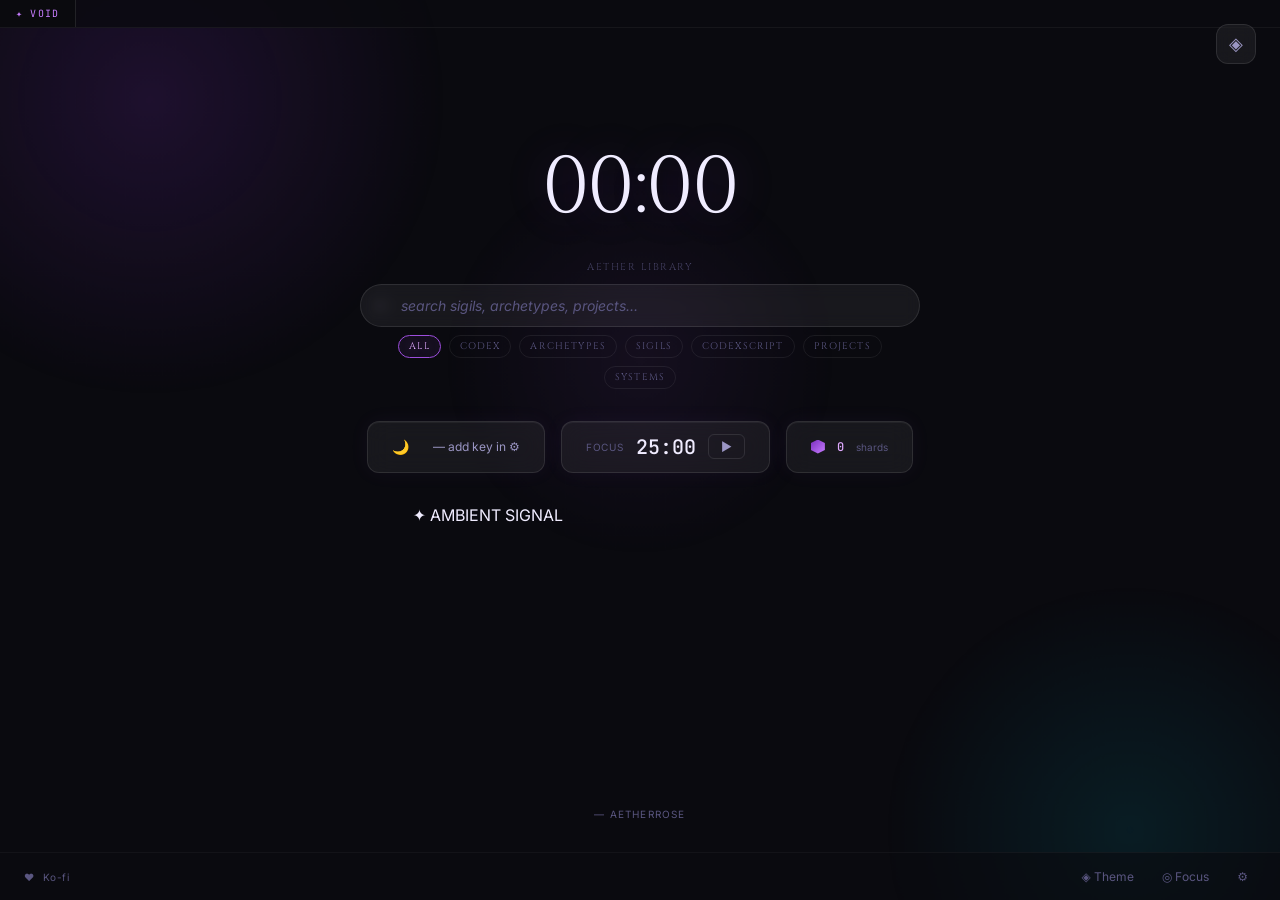
<file: newtab/index.html>
<!DOCTYPE html>
<html lang="en">
<head>
  <meta charset="UTF-8" />
  <meta name="viewport" content="width=device-width, initial-scale=1.0" />
  <title>AetherTab</title>
  <link rel="preconnect" href="https://fonts.googleapis.com">
  <link rel="preconnect" href="https://fonts.gstatic.com" crossorigin>
  <link href="https://fonts.googleapis.com/css2?family=Cinzel:wght@400;600&family=Inter:wght@400;500;600&family=JetBrains+Mono:wght@400;500&display=swap" rel="stylesheet">
  <link rel="stylesheet" href="design-system.css">
  <link rel="stylesheet" href="newtab.css">
  <link rel="stylesheet" href="animations.css">
  <link rel="stylesheet" href="library-search.css">
</head>
<body>

<div id="aethertab-root">

  <!-- Background -->
  <div id="bg-layer">
    <div class="void-orb void-orb-1"></div>
    <div class="void-orb void-orb-2"></div>
    <div class="void-orb void-orb-3"></div>
    <canvas id="particle-field"></canvas>
  </div>

  <!-- Ticker -->
  <div id="ticker-bar">
    <span class="ticker-label">✦ VOID</span>
    <div class="ticker-track">
      <div class="ticker-inner" id="ticker-inner"></div>
    </div>
  </div>

  <!-- Sidebar toggle -->
  <button id="sidebar-toggle" title="Open MIST Oracle">◈</button>

  <!-- Main content -->
  <main id="main-content">

    <!-- Clock -->
    <div id="clock-widget">
      <span id="clock-time">00:00</span>
      <span id="clock-date"></span>
    </div>

    <!-- Aether Library Search (replaces focus input) -->
    <div id="library-widget">
      <div id="library-label">Aether Library</div>
      <div id="library-input-wrap">
        <span id="library-search-icon">✦</span>
        <input
          id="library-input"
          type="text"
          placeholder="search sigils, archetypes, projects…"
          autocomplete="off"
          spellcheck="false"
        />
      </div>
      <div id="library-filters">
        <button class="lib-filter-btn active" data-filter="all">All</button>
        <button class="lib-filter-btn" data-filter="codex">Codex</button>
        <button class="lib-filter-btn" data-filter="archetype">Archetypes</button>
        <button class="lib-filter-btn" data-filter="sigil">Sigils</button>
        <button class="lib-filter-btn" data-filter="codexscript">CodexScript</button>
        <button class="lib-filter-btn" data-filter="project">Projects</button>
        <button class="lib-filter-btn" data-filter="system">Systems</button>
      </div>
      <!-- Results (absolutely positioned below input) -->
      <div id="library-results"></div>
      <div id="library-empty">
        <span id="library-empty-text">Nothing found in the void.</span>
      </div>
    </div>

    <!-- Widget row -->
    <div id="widget-row">
      <!-- Weather -->
      <div class="widget-card" id="weather-widget">
        <span id="weather-icon">🌙</span>
        <span id="weather-temp"></span>
        <span id="weather-cond">— add key in ⚙️</span>
      </div>
      <!-- Pomodoro -->
      <div class="widget-card" id="pomodoro-widget">
        <span id="pomodoro-mode">FOCUS</span>
        <span id="pomodoro-display">25:00</span>
        <button id="pomodoro-btn">▶</button>
      </div>
      <!-- Shards -->
      <div class="widget-card" id="shard-counter">
        <span class="shard-icon"></span>
        <span id="shard-count">0</span>
        <span style="font-size:var(--text-xs);color:var(--text-muted)">shards</span>
      </div>
    </div>

    <!-- Ambient Signal -->
    <div id="ambient-signal">
      <span class="ambient-label">✦ AMBIENT SIGNAL</span>
      <iframe
        style="border-radius:12px"
        src="https://open.spotify.com/embed/playlist/37i9dQZF1FwNNFFgOB4luk?utm_source=generator&theme=0"
        width="100%"
        height="152"
        frameBorder="0"
        allowfullscreen=""
        allow="autoplay; clipboard-write; encrypted-media; fullscreen; picture-in-picture"
        loading="lazy"
      ></iframe>
    </div>

  </main>

  <!-- AetherRose quote -->
  <div id="quote-area">
    <div id="quote-text"></div>
    <div id="quote-attr">— AetherRose</div>
  </div>

  <!-- Footer -->
  <footer id="footer-bar">
    <a id="kofi-cta" href="https://ko-fi.com/1Aether1Rose1" target="_blank" rel="noopener">
      <span>♥️</span> Ko-fi
    </a>
    <div id="footer-actions">
      <button class="footer-btn" id="theme-btn">◈ Theme</button>
      <button class="footer-btn" id="focus-toggle-btn">◎ Focus</button>
      <button class="footer-btn" id="settings-btn">⚙️</button>
    </div>
  </footer>

</div>

<!-- Toast -->
<div id="toast-container"></div>

<script type="module" src="newtab.js"></script>
<script type="module">
  import { initLibrarySearch } from './components/library-search.js';
  initLibrarySearch();
</script>

</body>
</html>
</file>
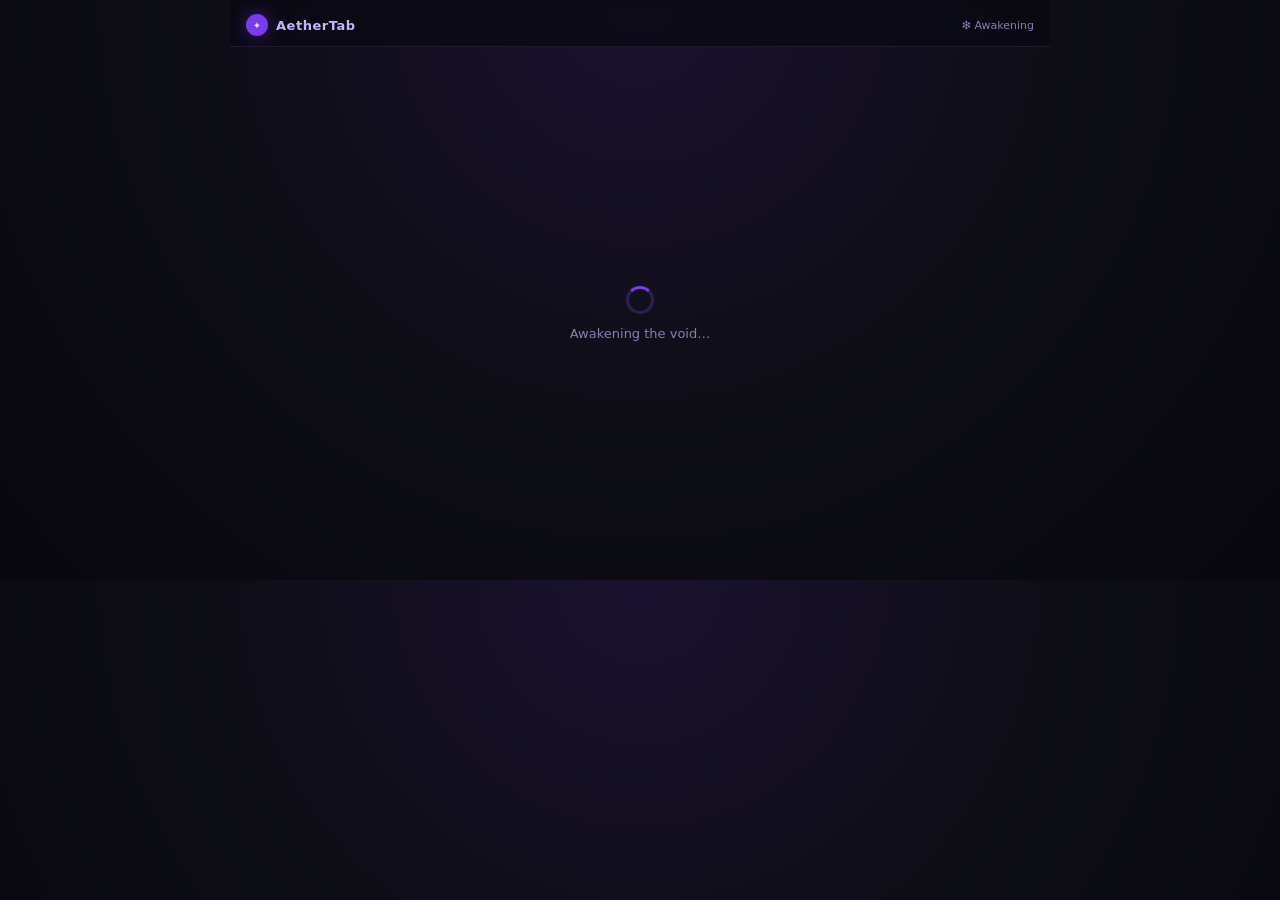
<file: panel.html>
<!DOCTYPE html>
<html lang="en">
<head>
  <meta charset="UTF-8" />
  <meta http-equiv="refresh" content="0; url=popup.html" />
  <meta name="viewport" content="width=device-width, initial-scale=1.0" />
  <title>AetherTab</title>
  <link rel="stylesheet" href="panel.css" />
</head>
<body>
  <main style="padding:20px;display:grid;gap:12px;">
    <h1>AetherTab moved</h1>
    <p>This legacy panel now redirects to the current AetherTab Home.</p>
    <a href="popup.html" style="color:#c4b5fd;">Open AetherTab Home</a>
  </main>
  <script>
    window.location.replace('popup.html');
  </script>
</body>
</html>
</file>
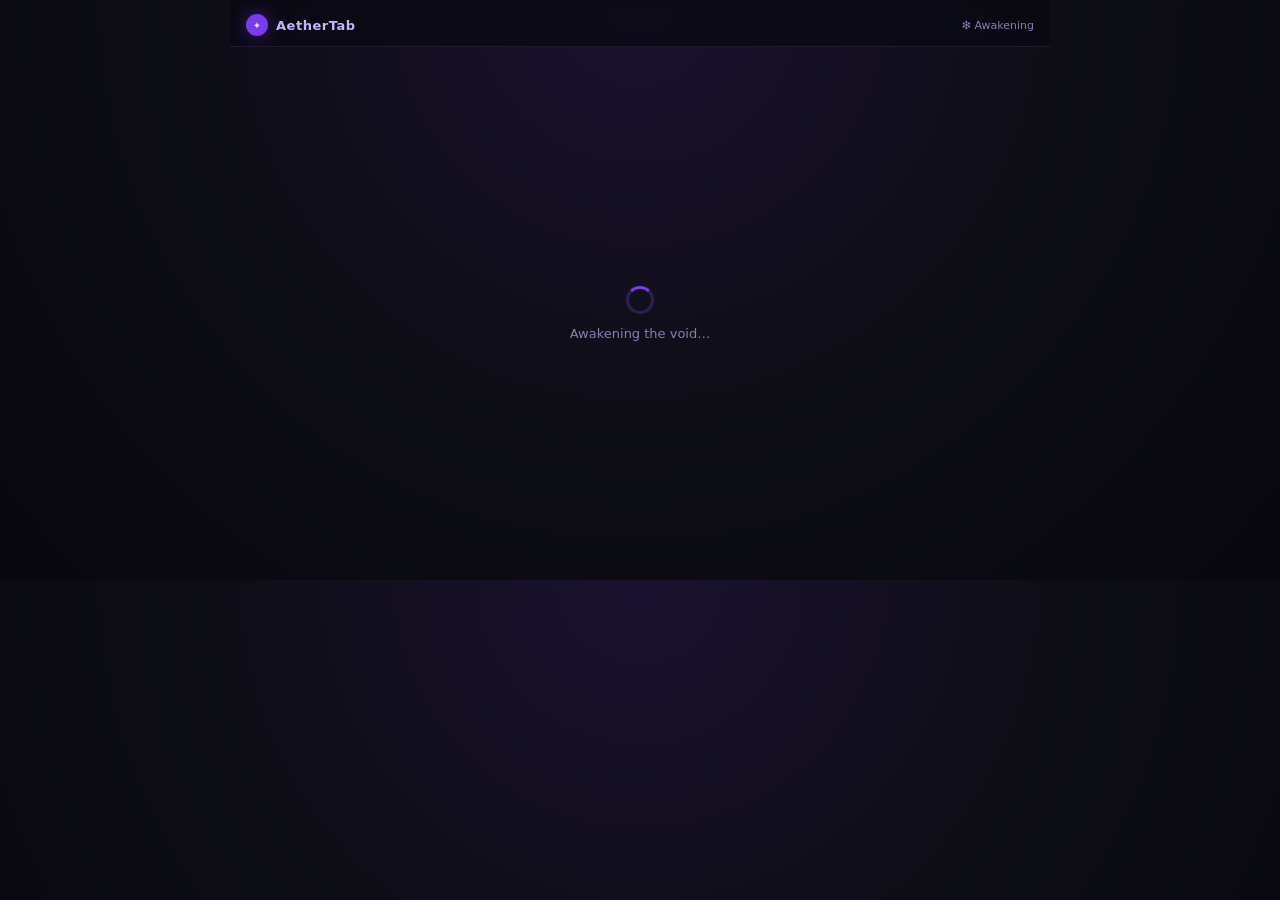
<file: popup.html>
<!DOCTYPE html>
<html lang="en">
<head>
  <meta charset="UTF-8" />
  <meta name="viewport" content="width=device-width, initial-scale=1.0" />
  <title>AetherTab</title>
  <style>
    * { box-sizing: border-box; margin: 0; padding: 0; }
    body {
      width: min(100vw, 820px);
      min-width: 360px;
      min-height: 580px;
      margin: 0 auto;
      background: radial-gradient(circle at top, #1b1230 0%, #0d0d14 52%, #07070d 100%);
      color: #e8e0f0;
      font-family: 'Segoe UI', system-ui, sans-serif;
      font-size: 14px;
      display: flex;
      flex-direction: column;
    }
    .header {
      display: flex; align-items: center; gap: 8px;
      padding: 14px 16px 10px;
      border-bottom: 1px solid #1e1a2e;
      background: rgba(10, 9, 18, 0.78);
      backdrop-filter: blur(10px);
    }
    .header-icon {
      width: 22px; height: 22px; background: #7c3aed; border-radius: 50%;
      display: flex; align-items: center; justify-content: center; font-size: 10px;
      box-shadow: 0 0 18px rgba(124, 58, 237, 0.45);
    }
    .header-title { font-size: 13px; font-weight: 700; color: #c4b5fd; letter-spacing: 0.04em; }
    .header-subtitle { font-size: 11px; color: #8b7bb0; margin-left: auto; }
    .panel { padding: 20px 18px; flex: 1; display: none; flex-direction: column; gap: 16px; }
    #screen-loading { display: flex; align-items: center; justify-content: center; gap: 12px; }
    .brand-area { text-align: center; padding: 18px 0 8px; }
    .brand-glyph { font-size: 46px; line-height: 1; margin-bottom: 8px; }
    .brand-name { font-size: 24px; font-weight: 800; color: #c4b5fd; letter-spacing: 0.04em; }
    .brand-tagline { font-size: 12px; color: #8b7bb0; margin-top: 5px; line-height: 1.5; }
    .card, .menu-card, .cartridge-card {
      background: rgba(12, 10, 22, 0.78);
      border: 1px solid #241d39;
      border-radius: 14px;
      padding: 14px;
      box-shadow: 0 12px 30px rgba(0, 0, 0, 0.22);
    }
    .menu-grid, .cartridge-grid { display: grid; grid-template-columns: repeat(auto-fit, minmax(190px, 1fr)); gap: 12px; }
    .menu-card, .cartridge-card { text-align: left; color: #e8e0f0; min-height: 128px; }
    .menu-card:hover, .cartridge-card:hover { border-color: #7c3aed; background: rgba(22, 17, 38, 0.9); }
    .menu-card-icon { font-size: 24px; margin-bottom: 8px; }
    .menu-card-title, .section-title { color: #c4b5fd; font-weight: 800; margin-bottom: 6px; }
    .menu-card-copy, .muted { color: #8b7bb0; font-size: 12px; line-height: 1.45; }
    .field { display: flex; flex-direction: column; gap: 6px; margin-bottom: 12px; }
    label { color: #c4b5fd; font-size: 12px; font-weight: 700; letter-spacing: 0.02em; }
    input, select, textarea {
      background: #12101e; border: 1px solid #2d1f4e; border-radius: 8px;
      color: #e8e0f0; font: inherit; outline: none; padding: 10px 12px;
    }
    textarea { resize: none; min-height: 38px; max-height: 120px; }
    input:focus, select:focus, textarea:focus { border-color: #7c3aed; }
    .help-text { color: #756992; font-size: 11px; line-height: 1.45; }
    .button-row { display: flex; gap: 8px; flex-wrap: wrap; }
    button { border: 0; border-radius: 8px; cursor: pointer; font: inherit; transition: transform 0.1s, background 0.15s, border-color 0.15s; }
    button:active { transform: scale(0.98); }
    button:disabled { cursor: not-allowed; opacity: 0.58; }
    .btn-primary { background: #7c3aed; color: white; padding: 10px 14px; font-weight: 700; }
    .btn-primary:hover { background: #6d28d9; }
    .btn-secondary { background: #171326; color: #c4b5fd; border: 1px solid #2d1f4e; padding: 10px 14px; }
    .btn-secondary:hover { border-color: #4c3780; }
    .btn-danger { background: #2d0f0f; color: #fca5a5; border: 1px solid #5a1a1a; padding: 10px 14px; }
    .spinner { width: 28px; height: 28px; border: 3px solid #2d1f4e; border-top-color: #7c3aed; border-radius: 50%; animation: spin 0.8s linear infinite; }
    @keyframes spin { to { transform: rotate(360deg); } }
    .oracle-status { display: flex; align-items: center; gap: 6px; font-size: 12px; color: #8b7bb0; }
    .status-dot { width: 7px; height: 7px; border-radius: 50%; background: #22c55e; box-shadow: 0 0 6px #22c55e; }
    .status-dot.offline { background: #6b5e85; box-shadow: none; }
    .chat-output, .log-output {
      flex: 1; background: rgba(10, 9, 18, 0.88); border-radius: 12px; padding: 12px;
      overflow-y: auto; min-height: 220px; max-height: 420px; font-size: 13px; line-height: 1.6;
      color: #c4b5fd; border: 1px solid #1e1a2e;
    }
    .chat-output .msg { margin-bottom: 10px; }
    .chat-output .msg.user { color: #e8e0f0; text-align: right; }
    .chat-output .msg span { padding: 7px 10px; border-radius: 10px; display: inline-block; max-width: 92%; white-space: pre-wrap; }
    .chat-output .msg.user span { background: #3b1f7a; border-bottom-right-radius: 3px; }
    .chat-output .msg.oracle span { background: #12101e; border: 1px solid #1e1a2e; border-bottom-left-radius: 3px; }
    .placeholder { color: #4f4568; font-style: italic; }
    .chat-input-row { display: flex; gap: 8px; align-items: flex-end; }
    .chat-input { flex: 1; }
    .btn-send { width: 40px; height: 40px; background: #7c3aed; border-radius: 50%; display: flex; align-items: center; justify-content: center; flex-shrink: 0; }
    .btn-send:hover { background: #6d28d9; }
    .btn-send svg { color: white; }
    .footer-row { display: flex; justify-content: space-between; gap: 8px; align-items: center; flex-wrap: wrap; }
    .error-bar, .success-bar { border-radius: 8px; padding: 9px 12px; font-size: 12px; display: none; line-height: 1.45; }
    .error-bar { background: #2d0f0f; color: #fca5a5; border: 1px solid #5a1a1a; }
    .success-bar { background: #0f2d1a; color: #86efac; border: 1px solid #1d6b3a; }
    .arcade-shell { display: grid; gap: 12px; }
    .arcade-stage {
      display: grid; place-items: center; min-height: 450px;
      background: rgba(5, 5, 10, 0.55); border: 1px solid #241d39;
      border-radius: 16px; padding: 16px; overflow: hidden;
    }
    .arcade-status { color: #8b7bb0; font-size: 12px; line-height: 1.4; }
    .log-entry { border-bottom: 1px solid #241d39; padding: 8px 0; }
    .log-entry:last-child { border-bottom: 0; }
    .log-reason { color: #fca5a5; }
  </style>
</head>
<body>
  <div class="header">
    <div class="header-icon">✦</div>
    <span class="header-title">AetherTab</span>
    <span class="header-subtitle" id="header-status">❇ Home</span>
  </div>

  <div class="panel" id="screen-loading">
    <div class="spinner"></div>
    <span style="color:#8b7bb0;font-size:13px;">Awakening the void…</span>
  </div>

  <div class="panel" id="screen-home">
    <div class="brand-area">
      <div class="brand-glyph">✦</div>
      <div class="brand-name">AetherTab</div>
      <div class="brand-tagline">A cozy browser console for focus, MIST, and tiny games.</div>
    </div>
    <div class="menu-grid">
      <button class="menu-card" id="btn-open-oracle">
        <div class="menu-card-icon">🌹</div>
        <div class="menu-card-title">MIST Oracle</div>
        <div class="menu-card-copy">Ask your BYOK Gemini companion for help, ideas, and tiny spells.</div>
      </button>
      <button class="menu-card" id="btn-open-arcade">
        <div class="menu-card-icon">🕹️</div>
        <div class="menu-card-title">HTML6 Arcade</div>
        <div class="menu-card-copy">Play three local break-time cartridges with no extra permissions.</div>
      </button>
      <button class="menu-card" id="btn-open-security">
        <div class="menu-card-icon">🛡️</div>
        <div class="menu-card-title">Security Log</div>
        <div class="menu-card-copy">Review local CartridgeGuard events. Nothing uploads automatically.</div>
      </button>
      <button class="menu-card" id="btn-open-settings">
        <div class="menu-card-icon">⚙️</div>
        <div class="menu-card-title">Settings</div>
        <div class="menu-card-copy">Configure Gemini BYOK settings and clear local data.</div>
      </button>
    </div>
  </div>

  <div class="panel" id="screen-setup">
    <div class="brand-area">
      <div class="brand-glyph">🌹</div>
      <div class="brand-name">MIST Oracle</div>
      <div class="brand-tagline">Bring your own Gemini key. Keep the extension small, local, and yours.</div>
    </div>
    <div class="card">
      <div class="field">
        <label for="provider-select">Provider</label>
        <select id="provider-select"><option value="gemini">Gemini</option></select>
      </div>
      <div class="field">
        <label for="model-input">Model</label>
        <input id="model-input" type="text" autocomplete="off" value="gemini-1.5-flash-latest" />
        <p class="help-text">Use the model available to your Gemini API account. This can be changed later.</p>
      </div>
      <div class="field">
        <label for="api-key-input">Gemini API key</label>
        <input id="api-key-input" type="password" autocomplete="off" placeholder="Paste your Gemini API key" />
        <p class="help-text">Stored locally with Chrome extension storage. Do not paste sensitive personal information into free-tier AI providers.</p>
      </div>
      <div class="error-bar" id="setup-error"></div>
      <div class="success-bar" id="setup-success"></div>
      <div class="button-row">
        <button class="btn-primary" id="btn-save-settings">Save and return home</button>
        <button class="btn-secondary" id="btn-test-settings">Test connection</button>
        <button class="btn-secondary" id="btn-setup-home">Back home</button>
      </div>
    </div>
  </div>

  <div class="panel" id="screen-main">
    <div class="footer-row">
      <div class="oracle-status"><span class="status-dot" id="status-dot"></span><span id="status-text">Oracle configured</span></div>
      <button class="btn-secondary" id="btn-oracle-home">Home</button>
    </div>
    <div class="error-bar" id="error-bar"></div>
    <div class="chat-output" id="chat-output"></div>
    <div class="chat-input-row">
      <textarea class="chat-input" id="chat-input" placeholder="Ask the void…" rows="1"></textarea>
      <button class="btn-send" id="btn-send" title="Send">
        <svg width="14" height="14" viewBox="0 0 24 24" fill="none" stroke="currentColor" stroke-width="2.5" stroke-linecap="round" stroke-linejoin="round"><line x1="12" y1="19" x2="12" y2="5"></line><polyline points="5 12 12 5 19 12"></polyline></svg>
      </button>
    </div>
    <div class="footer-row">
      <div class="button-row"><button class="btn-secondary" id="btn-settings">Settings</button><button class="btn-secondary" id="btn-clear">Clear chat</button></div>
      <button class="btn-danger" id="btn-clear-settings">Clear key</button>
    </div>
  </div>

  <div class="panel" id="screen-arcade">
    <div class="footer-row">
      <div><div class="section-title">HTML6 Arcade</div><div class="arcade-status" id="arcade-status">Choose a local cartridge.</div></div>
      <button class="btn-secondary" id="btn-arcade-home">Home</button>
    </div>
    <div class="cartridge-grid">
      <button class="cartridge-card" data-cartridge="html6/cartridges/void-pong.json"><div class="menu-card-icon">🟣</div><div class="menu-card-title">Void Pong</div><div class="menu-card-copy">A tiny paddle game about keeping the void orb alive.</div></button>
      <button class="cartridge-card" data-cartridge="html6/cartridges/shard-catcher.json"><div class="menu-card-icon">💎</div><div class="menu-card-title">Shard Catcher</div><div class="menu-card-copy">Catch good shards, avoid cursed ones, beat the timer.</div></button>
      <button class="cartridge-card" data-cartridge="html6/cartridges/rose-runner.json"><div class="menu-card-icon">🌹</div><div class="menu-card-title">Rose Runner</div><div class="menu-card-copy">Switch lanes, dodge thorns, and collect roses.</div></button>
    </div>
    <div class="arcade-shell">
      <div class="button-row"><button class="btn-secondary" id="btn-stop-game">Stop game</button></div>
      <div class="arcade-stage" id="arcade-stage"><div class="placeholder">Choose a cartridge to begin.</div></div>
    </div>
  </div>

  <div class="panel" id="screen-security">
    <div class="footer-row">
      <div><div class="section-title">Security Log</div><div class="muted">Local CartridgeGuard events. Nothing is uploaded automatically.</div></div>
      <button class="btn-secondary" id="btn-security-home">Home</button>
    </div>
    <div class="log-output" id="security-log-output"></div>
    <div class="button-row"><button class="btn-secondary" id="btn-refresh-security-log">Refresh</button><button class="btn-danger" id="btn-clear-security-log">Clear log</button></div>
  </div>

  <script type="module" src="popup.js"></script>
</body>
</html>
</file>
<file: newtab/design-system.css>
/* =============================================================
   AetherTab Design System
   "The void is not empty — it's working."
   ============================================================= */

/* ── Google Fonts import ── */
@import url('https://fonts.googleapis.com/css2?family=Cinzel:wght@400;600;700&family=Inter:wght@300;400;500;600&family=JetBrains+Mono:wght@400;500&display=swap');

:root {
  --void-black:     #0A0A0F;
  --void-deep:      #0F0F1A;
  --void-mid:       #1A1A2E;
  --void-lift:      #16213E;
  --aether-core:    #7B2FBE;
  --aether-glow:    #9D4EDD;
  --aether-shimmer: #C77DFF;
  --aether-pale:    #E0AAFF;
  --rose-deep:      #6B1A2A;
  --rose-mid:       #C9184A;
  --rose-glow:      #FF477E;
  --rose-pale:      #FF85A1;
  --teal-deep:      #00394D;
  --teal-mid:       #007EA7;
  --teal-glow:      #00C5E3;
  --glass-white:    rgba(255, 255, 255, 0.06);
  --glass-border:   rgba(255, 255, 255, 0.10);
  --glass-hover:    rgba(155, 77, 221, 0.12);
  --text-primary:   #F0ECFF;
  --text-secondary: #9B96C4;
  --text-muted:     #5A5680;
  --font-display: 'Cinzel', 'Cormorant Garamond', serif;
  --font-body:    'Inter', 'DM Sans', system-ui, sans-serif;
  --font-mono:    'JetBrains Mono', 'Fira Code', monospace;
  --text-xs: 0.625rem; --text-sm: 0.75rem; --text-base: 0.875rem;
  --text-md: 1rem; --text-lg: 1.25rem; --text-xl: 1.5rem;
  --text-2xl: 2rem; --text-3xl: 3.5rem; --text-4xl: 5rem;
  --space-1:4px; --space-2:8px; --space-3:12px; --space-4:16px;
  --space-6:24px; --space-8:32px; --space-12:48px; --space-16:64px; --space-24:96px;
  --radius-sm:6px; --radius-md:12px; --radius-lg:20px; --radius-full:9999px;
  --ease-out: cubic-bezier(0.4, 0, 0.2, 1);
  --ease-bounce: cubic-bezier(0.34, 1.56, 0.64, 1);
}
*, *::before, *::after { box-sizing: border-box; margin: 0; padding: 0; }
html, body { width:100%; height:100%; overflow:hidden; background:var(--void-black); color:var(--text-primary); font-family:var(--font-body); font-size:16px; -webkit-font-smoothing:antialiased; }
.aether-card { background:var(--glass-white); border:1px solid var(--glass-border); border-radius:var(--radius-md); backdrop-filter:blur(12px); -webkit-backdrop-filter:blur(12px); padding:var(--space-6); }
.void-glow { box-shadow: 0 0 20px rgba(155,77,221,0.15), 0 0 60px rgba(155,77,221,0.05), inset 0 1px 0 rgba(255,255,255,0.08); }
.aether-interactive { transition:all 0.2s var(--ease-out); cursor:pointer; }
.aether-interactive:hover { background:var(--glass-hover); border-color:var(--aether-glow); box-shadow:0 0 16px rgba(155,77,221,0.2); }
.aether-btn { display:inline-flex; align-items:center; gap:var(--space-2); padding:var(--space-2) var(--space-4); border-radius:var(--radius-full); border:1px solid var(--glass-border); background:var(--glass-white); color:var(--text-secondary); font-family:var(--font-body); font-size:var(--text-sm); cursor:pointer; transition:all 0.2s var(--ease-out); }
.aether-btn:hover { border-color:var(--aether-glow); color:var(--aether-pale); box-shadow:0 0 12px rgba(155,77,221,0.2); }
.aether-btn.primary { background:var(--aether-core); border-color:var(--aether-glow); color:var(--text-primary); }
.aether-btn.primary:hover { background:var(--aether-glow); box-shadow:0 0 20px rgba(155,77,221,0.4); }
::-webkit-scrollbar { width:4px; } ::-webkit-scrollbar-track { background:transparent; } ::-webkit-scrollbar-thumb { background:var(--void-lift); border-radius:2px; } ::-webkit-scrollbar-thumb:hover { background:var(--aether-core); }
</file>
<file: newtab/newtab.css>
/* =============================================================
   AetherTab — New Tab Page Styles
   ============================================================= */

/* ── Layout ── */
#aethertab-root {
  position: fixed;
  inset: 0;
  display: grid;
  grid-template-rows: auto 1fr auto auto;
  grid-template-columns: 1fr;
  grid-template-areas:
    "ticker"
    "main"
    "quote"
    "footer";
  overflow: hidden;
  background: var(--void-black);
}

/* ── Background Layer ── */
#bg-layer {
  position: fixed;
  inset: 0;
  pointer-events: none;
  z-index: 0;
  overflow: hidden;
}
.void-orb {
  position: absolute;
  border-radius: 50%;
  pointer-events: none;
}
.void-orb-1 {
  width: 600px; height: 600px;
  top: -200px; left: -150px;
  background: radial-gradient(circle, rgba(123,47,190,0.18) 0%, transparent 70%);
}
.void-orb-2 {
  width: 500px; height: 500px;
  bottom: -180px; right: -100px;
  background: radial-gradient(circle, rgba(0,197,227,0.10) 0%, transparent 70%);
}
.void-orb-3 {
  width: 400px; height: 400px;
  top: 40%; left: 50%;
  transform: translate(-50%,-50%);
  background: radial-gradient(circle, rgba(155,77,221,0.08) 0%, transparent 70%);
}
#particle-field {
  position: absolute;
  inset: 0;
  pointer-events: none;
}
.void-particle {
  position: absolute;
  width: 1.5px; height: 1.5px;
  border-radius: 50%;
  background: rgba(199,125,255,0.5);
  bottom: 0;
}

/* ── Ticker Bar ── */
#ticker-bar {
  grid-area: ticker;
  position: relative;
  z-index: 10;
  width: 100%;
  height: 28px;
  overflow: hidden;
  border-bottom: 1px solid rgba(255,255,255,0.05);
  background: rgba(10,10,15,0.8);
  display: flex;
  align-items: center;
}
.ticker-label {
  flex-shrink: 0;
  padding: 0 var(--space-4);
  font-family: var(--font-mono);
  font-size: var(--text-xs);
  color: var(--aether-shimmer);
  letter-spacing: 0.12em;
  text-transform: uppercase;
  border-right: 1px solid var(--glass-border);
  background: rgba(10,10,15,0.9);
  height: 100%;
  display: flex;
  align-items: center;
  z-index: 1;
}
.ticker-track {
  flex: 1;
  overflow: hidden;
  mask-image: linear-gradient(to right, transparent 0%, black 5%, black 95%, transparent 100%);
  -webkit-mask-image: linear-gradient(to right, transparent 0%, black 5%, black 95%, transparent 100%);
}
.ticker-inner { white-space: nowrap; }
.ticker-item {
  display: inline-flex;
  align-items: center;
  gap: var(--space-2);
  padding: 0 var(--space-6);
  font-family: var(--font-mono);
  font-size: var(--text-xs);
  color: var(--text-secondary);
}
.ticker-item .ticker-icon { color: var(--aether-shimmer); }
.ticker-item .ticker-cta  { color: var(--rose-pale); font-weight: 500; }
.ticker-item .ticker-sep  { color: var(--text-muted); }
.ticker-item a { color: inherit; text-decoration: none; transition: color 0.2s; }
.ticker-item a:hover { color: var(--aether-pale); }

/* ── Main Content ── */
#main-content {
  grid-area: main;
  position: relative;
  z-index: 1;
  display: flex;
  flex-direction: column;
  align-items: center;
  justify-content: center;
  gap: var(--space-8);
  padding: var(--space-12) var(--space-8);
}

/* ── Clock Widget ── */
#clock-widget { text-align: center; }
#clock-time {
  font-family: var(--font-display);
  font-size: clamp(3rem, 8vw, var(--text-4xl));
  font-weight: 400;
  color: var(--text-primary);
  letter-spacing: -0.02em;
  line-height: 1;
  text-shadow: 0 0 40px rgba(155,77,221,0.25);
}
#clock-date {
  font-family: var(--font-body);
  font-size: var(--text-base);
  color: var(--text-muted);
  letter-spacing: 0.08em;
  text-transform: uppercase;
  margin-top: var(--space-2);
}

/* ── Focus Input ── */
#focus-widget { width: 100%; max-width: 480px; }
#focus-input-wrap { position: relative; display: flex; align-items: center; }
#focus-input {
  width: 100%;
  padding: var(--space-3) var(--space-6);
  border-radius: var(--radius-full);
  border: 1px solid var(--glass-border);
  background: var(--glass-white);
  backdrop-filter: blur(8px);
  color: var(--text-primary);
  font-family: var(--font-body);
  font-size: var(--text-base);
  outline: none;
  transition: all 0.2s var(--ease-out);
  text-align: center;
}
#focus-input::placeholder { color: var(--text-muted); }
#focus-input:focus {
  border-color: var(--aether-glow);
  box-shadow: 0 0 0 3px rgba(155,77,221,0.12);
}
#focus-label {
  position: absolute;
  top: -22px;
  left: 50%;
  transform: translateX(-50%);
  font-size: var(--text-xs);
  color: var(--text-muted);
  letter-spacing: 0.1em;
  text-transform: uppercase;
  white-space: nowrap;
}

/* ── Widget Row ── */
#widget-row {
  display: flex;
  gap: var(--space-4);
  flex-wrap: wrap;
  justify-content: center;
}

/* Glass card base for widgets */
.widget-card {
  background: var(--glass-white);
  border: 1px solid var(--glass-border);
  border-radius: var(--radius-md);
  backdrop-filter: blur(12px);
  -webkit-backdrop-filter: blur(12px);
  display: flex;
  align-items: center;
  gap: var(--space-3);
  padding: var(--space-3) var(--space-6);
  box-shadow: 0 0 20px rgba(155,77,221,0.06), inset 0 1px 0 rgba(255,255,255,0.05);
}

/* Weather */
#weather-widget { font-size: var(--text-base); color: var(--text-secondary); }
#weather-temp { font-weight: 600; color: var(--text-primary); }
#weather-cond { font-size: var(--text-sm); }

/* Pomodoro */
#pomodoro-widget {}
#pomodoro-display {
  font-family: var(--font-mono);
  font-size: var(--text-lg);
  font-weight: 500;
  color: var(--text-primary);
  min-width: 56px;
  text-align: center;
}
#pomodoro-btn {
  font-size: var(--text-sm);
  padding: var(--space-1) var(--space-3);
  background: none;
  border: 1px solid var(--glass-border);
  border-radius: var(--radius-sm);
  color: var(--text-secondary);
  cursor: pointer;
  font-family: var(--font-body);
  transition: all 0.2s var(--ease-out);
}
#pomodoro-btn:hover { border-color: var(--aether-glow); color: var(--aether-pale); }
#pomodoro-mode { font-size: var(--text-xs); color: var(--text-muted); letter-spacing: 0.08em; text-transform: uppercase; }

/* Shard Counter */
#shard-counter { font-size: var(--text-sm); color: var(--text-secondary); }
.shard-icon {
  width: 14px; height: 14px;
  display: inline-block;
  background: linear-gradient(135deg, var(--aether-core), var(--aether-shimmer));
  clip-path: polygon(50% 0%, 100% 25%, 100% 75%, 50% 100%, 0% 75%, 0% 25%);
  flex-shrink: 0;
}
#shard-count { font-family: var(--font-mono); font-weight: 500; color: var(--aether-pale); }

/* ── AetherRose Quote ── */
#quote-area {
  grid-area: quote;
  position: relative;
  z-index: 1;
  text-align: center;
  padding: 0 var(--space-12) var(--space-8);
}
#quote-text {
  font-family: var(--font-display);
  font-style: italic;
  font-size: var(--text-md);
  color: var(--rose-pale);
  line-height: 1.6;
  max-width: 520px;
  margin: 0 auto var(--space-2);
}
#quote-attr {
  font-size: var(--text-xs);
  color: var(--text-muted);
  letter-spacing: 0.12em;
  text-transform: uppercase;
}

/* ── Footer ── */
#footer-bar {
  grid-area: footer;
  position: relative;
  z-index: 10;
  display: flex;
  align-items: center;
  justify-content: space-between;
  padding: var(--space-3) var(--space-6);
  border-top: 1px solid rgba(255,255,255,0.04);
  background: rgba(10,10,15,0.6);
}
#kofi-cta {
  font-size: var(--text-xs);
  color: var(--text-muted);
  text-decoration: none;
  letter-spacing: 0.06em;
  transition: color 0.2s;
  display: flex;
  align-items: center;
  gap: var(--space-2);
}
#kofi-cta:hover { color: var(--rose-pale); }
#footer-actions { display: flex; align-items: center; gap: var(--space-3); }
.footer-btn {
  font-size: var(--text-sm);
  color: var(--text-muted);
  background: none;
  border: none;
  cursor: pointer;
  padding: var(--space-1) var(--space-2);
  border-radius: var(--radius-sm);
  transition: all 0.2s var(--ease-out);
  font-family: var(--font-body);
}
.footer-btn:hover { color: var(--aether-pale); background: var(--glass-white); }
.footer-btn.active { color: var(--aether-shimmer); }

/* ── Toast System ── */
#toast-container {
  position: fixed;
  bottom: var(--space-12);
  right: var(--space-6);
  z-index: 100;
  display: flex;
  flex-direction: column;
  gap: var(--space-2);
  pointer-events: none;
}
.toast {
  background: var(--void-mid);
  border: 1px solid var(--glass-border);
  border-radius: var(--radius-md);
  padding: var(--space-3) var(--space-6);
  font-size: var(--text-sm);
  color: var(--text-primary);
  backdrop-filter: blur(12px);
  pointer-events: all;
  max-width: 280px;
  display: flex;
  align-items: center;
  gap: var(--space-3);
  animation: widget-enter 0.3s var(--ease-out) forwards;
}
.toast.shard { border-color: var(--aether-glow); }
.toast.rose   { border-color: var(--rose-glow); }

/* ── Focus Mode ── */
body.focus-mode #ticker-bar   { opacity: 0.3; }
body.focus-mode #widget-row   { opacity: 0.15; filter: blur(1px); pointer-events: none; }
body.focus-mode #quote-area   { opacity: 0.15; }
body.focus-mode #footer-bar   { opacity: 0.3; }
body.focus-mode #focus-widget { opacity: 1; filter: none; pointer-events: all; }
body.focus-mode #clock-widget { opacity: 1; filter: none; }

/* ── Sidebar Toggle ── */
#sidebar-toggle {
  position: fixed;
  top: var(--space-6);
  right: var(--space-6);
  z-index: 50;
  width: 40px; height: 40px;
  border-radius: var(--radius-md);
  border: 1px solid var(--glass-border);
  background: var(--glass-white);
  backdrop-filter: blur(8px);
  color: var(--text-secondary);
  cursor: pointer;
  display: flex;
  align-items: center;
  justify-content: center;
  font-size: 18px;
  transition: all 0.2s var(--ease-out);
}
#sidebar-toggle:hover {
  border-color: var(--aether-glow);
  color: var(--aether-pale);
  box-shadow: 0 0 14px rgba(155,77,221,0.2);
}

/* ── Responsive ── */
@media (max-width: 600px) {
  #main-content { gap: var(--space-6); padding: var(--space-8) var(--space-4); }
  #widget-row   { gap: var(--space-2); }
  #quote-area   { padding: 0 var(--space-6) var(--space-6); }
  #clock-time   { font-size: clamp(2.5rem, 12vw, 4rem); }
}
</file>
<file: newtab/animations.css>
/* AetherTab Animations - 13 named keyframes, all GPU-composited */
@keyframes void-breath { 0%,100%{opacity:.55;transform:scale(1)} 50%{opacity:.85;transform:scale(1.08)} }
@keyframes particle-drift { 0%{transform:translateY(0) translateX(0);opacity:0} 10%{opacity:.55} 90%{opacity:.25} 100%{transform:translateY(-130px) translateX(var(--drift-x,0px));opacity:0} }
@keyframes colon-pulse { 0%,44%{opacity:1} 50%,94%{opacity:.15} 100%{opacity:1} }
@keyframes widget-enter { from{opacity:0;transform:translateY(10px)} to{opacity:1;transform:translateY(0)} }
@keyframes shard-pop { 0%{transform:scale(0) rotate(-20deg);opacity:0} 60%{transform:scale(1.25) rotate(5deg);opacity:1} 100%{transform:scale(1) rotate(0deg);opacity:1} }
@keyframes shard-shimmer { 0%,100%{filter:brightness(1) saturate(1)} 50%{filter:brightness(1.7) saturate(1.4) drop-shadow(0 0 8px var(--aether-shimmer))} }
@keyframes rose-reveal { from{opacity:0;clip-path:inset(0 100% 0 0);letter-spacing:.35em} to{opacity:1;clip-path:inset(0 0% 0 0);letter-spacing:normal} }
@keyframes ticker-scroll { from{transform:translateX(0)} to{transform:translateX(-50%)} }
@keyframes portal-ripple { 0%{box-shadow:0 0 0 0 rgba(155,77,221,.45)} 100%{box-shadow:0 0 0 18px rgba(155,77,221,0)} }
@keyframes focus-dim { from{opacity:1;filter:blur(0)} to{opacity:.12;filter:blur(1px)} }
@keyframes oracle-pulse { 0%,80%,100%{transform:scale(.7);opacity:.35} 40%{transform:scale(1.1);opacity:1} }
@keyframes toast-in { from{opacity:0;transform:translateY(12px)} to{opacity:1;transform:translateY(0)} }
@keyframes toast-out { from{opacity:1;transform:translateY(0)} to{opacity:0;transform:translateY(8px)} }
@keyframes sidebar-enter { from{opacity:0;transform:translateX(12px)} to{opacity:1;transform:translateX(0)} }
@keyframes fade-in { from{opacity:0} to{opacity:1} }
.void-orb { will-change:transform,opacity; animation:void-breath 8s ease-in-out infinite; }
.void-orb:nth-child(2){animation-duration:11s;animation-delay:-3s}
.void-orb:nth-child(3){animation-duration:14s;animation-delay:-7s}
.void-particle{will-change:transform,opacity;animation:particle-drift var(--particle-duration,9s) ease-in infinite;animation-delay:var(--particle-delay,0s)}
.clock-colon{animation:colon-pulse 1s step-end infinite}
.widget{opacity:0}
.widget:nth-child(1){animation:widget-enter .45s var(--ease-out) forwards .08s}
.widget:nth-child(2){animation:widget-enter .45s var(--ease-out) forwards .18s}
.widget:nth-child(3){animation:widget-enter .45s var(--ease-out) forwards .28s}
.widget:nth-child(4){animation:widget-enter .45s var(--ease-out) forwards .38s}
.widget:nth-child(5){animation:widget-enter .45s var(--ease-out) forwards .48s}
.shard-earning{animation:shard-pop .5s var(--ease-bounce) forwards,shard-shimmer 1.2s ease-in-out .5s infinite}
.rose-quote-text{animation:rose-reveal 1.2s var(--ease-out) forwards}
.ticker-inner{display:flex;width:max-content;animation:ticker-scroll 70s linear infinite}
.ticker-inner:hover{animation-play-state:paused}
.portal-widget:active{animation:portal-ripple .5s ease forwards}
.focus-mode .non-focus{animation:focus-dim .55s var(--ease-out) forwards;pointer-events:none}
.focus-mode .focus-anchor{opacity:1;filter:none}
.oracle-dot{animation:oracle-pulse 1.2s ease-in-out infinite}
.oracle-dot:nth-child(2){animation-delay:.22s}
.oracle-dot:nth-child(3){animation-delay:.44s}
.toast{animation:toast-in .3s var(--ease-out) forwards}
.toast.removing{animation:toast-out .25s var(--ease-out) forwards}
.sidebar-content{animation:sidebar-enter .3s var(--ease-out) forwards}
.fade-in{animation:fade-in .4s var(--ease-out) forwards}
</file>
<file: newtab/library-search.css>
/* =============================================================
   Aether Library Search — Added to newtab.css
   ============================================================= */

/* ── Library Widget ── */
#library-widget {
  width: 100%;
  max-width: 560px;
  display: flex;
  flex-direction: column;
  align-items: center;
  gap: var(--space-2);
  position: relative;
}

#library-label {
  font-size: var(--text-xs);
  color: var(--text-muted);
  letter-spacing: 0.15em;
  text-transform: uppercase;
  font-family: var(--font-display);
  opacity: 0.7;
  margin-bottom: 2px;
}

#library-input-wrap {
  position: relative;
  width: 100%;
  display: flex;
  align-items: center;
}

#library-input {
  width: 100%;
  padding: var(--space-3) var(--space-6);
  padding-left: 40px;
  border-radius: var(--radius-full);
  border: 1px solid var(--glass-border);
  background: var(--glass-white);
  backdrop-filter: blur(8px);
  color: var(--text-primary);
  font-family: var(--font-body);
  font-size: var(--text-base);
  outline: none;
  transition: all 0.25s var(--ease-out);
  text-align: left;
}

#library-input::placeholder {
  color: var(--text-muted);
  font-style: italic;
}

#library-input:focus {
  border-color: var(--aether-glow);
  box-shadow: 0 0 0 3px rgba(155,77,221,0.12), 0 0 20px rgba(155,77,221,0.08);
}

#library-search-icon {
  position: absolute;
  left: 14px;
  color: var(--text-muted);
  font-size: 14px;
  pointer-events: none;
  transition: color 0.2s;
}

#library-input:focus ~ #library-search-icon,
#library-input-wrap:focus-within #library-search-icon {
  color: var(--aether-shimmer);
}

/* Filter pills */
#library-filters {
  display: flex;
  gap: var(--space-2);
  flex-wrap: wrap;
  justify-content: center;
  padding: 0 var(--space-2);
}

.lib-filter-btn {
  font-family: var(--font-display);
  font-size: 0.6rem;
  letter-spacing: 0.12em;
  text-transform: uppercase;
  color: var(--text-muted);
  background: none;
  border: 1px solid rgba(255,255,255,0.07);
  padding: 4px 10px;
  border-radius: var(--radius-full);
  cursor: pointer;
  transition: all 0.2s var(--ease-out);
  white-space: nowrap;
}

.lib-filter-btn:hover {
  color: var(--aether-pale);
  border-color: rgba(155,77,221,0.3);
}

.lib-filter-btn.active {
  color: var(--aether-pale);
  border-color: var(--aether-glow);
  background: rgba(155,77,221,0.08);
  text-shadow: 0 0 10px rgba(199,125,255,0.4);
}

/* Results grid */
#library-results {
  position: absolute;
  top: calc(100% + 12px);
  left: 0;
  right: 0;
  display: none;
  grid-template-columns: 1fr;
  gap: var(--space-2);
  z-index: 50;
  max-height: 320px;
  overflow-y: auto;
  padding: var(--space-2) 0;
  scrollbar-width: thin;
  scrollbar-color: rgba(155,77,221,0.3) transparent;
}

#library-results::-webkit-scrollbar { width: 4px; }
#library-results::-webkit-scrollbar-thumb { background: rgba(155,77,221,0.3); border-radius: 2px; }

.lib-result-card {
  display: flex;
  align-items: flex-start;
  gap: var(--space-4);
  background: rgba(15,15,26,0.95);
  border: 1px solid rgba(255,255,255,0.08);
  border-radius: var(--radius-md);
  padding: var(--space-4) var(--space-5);
  backdrop-filter: blur(16px);
  transition: all 0.2s var(--ease-out);
  animation: lib-card-in 0.25s var(--ease-out) both;
}

@keyframes lib-card-in {
  from { opacity: 0; transform: translateY(6px); }
  to   { opacity: 1; transform: translateY(0); }
}

.lib-result-card:hover {
  border-color: rgba(155,77,221,0.35);
  background: rgba(20,16,26,0.98);
  transform: translateX(3px);
  box-shadow: 0 4px 20px rgba(155,77,221,0.1);
}

.lib-card-icon {
  font-size: 1.3rem;
  flex-shrink: 0;
  margin-top: 2px;
  opacity: 0.85;
}

.lib-card-body {
  flex: 1;
  min-width: 0;
}

.lib-card-meta {
  display: flex;
  align-items: center;
  gap: var(--space-2);
  margin-bottom: 3px;
}

.lib-card-category {
  font-family: var(--font-display);
  font-size: 0.58rem;
  letter-spacing: 0.18em;
  text-transform: uppercase;
  color: var(--aether-shimmer);
  opacity: 0.8;
}

.lib-card-title {
  font-family: var(--font-display);
  font-size: 0.85rem;
  color: var(--text-primary);
  letter-spacing: 0.02em;
  margin-bottom: 3px;
}

.lib-card-title mark {
  background: rgba(155,77,221,0.25);
  color: var(--aether-pale);
  border-radius: 2px;
  padding: 0 2px;
}

.lib-card-summary {
  font-size: 0.78rem;
  color: var(--text-secondary);
  line-height: 1.5;
  overflow: hidden;
  display: -webkit-box;
  -webkit-line-clamp: 2;
  -webkit-box-orient: vertical;
}

.lib-card-summary mark {
  background: rgba(155,77,221,0.2);
  color: var(--aether-pale);
  border-radius: 2px;
  padding: 0 2px;
}

/* Category color accents */
.lib-result-card[data-category="archetype"] { border-left: 2px solid rgba(201,168,76,0.4); }
.lib-result-card[data-category="sigil"] { border-left: 2px solid rgba(139,26,26,0.5); }
.lib-result-card[data-category="codexscript"] { border-left: 2px solid rgba(0,197,227,0.4); }
.lib-result-card[data-category="project"] { border-left: 2px solid rgba(155,77,221,0.5); }
.lib-result-card[data-category="system"] { border-left: 2px solid rgba(255,133,161,0.4); }
.lib-result-card[data-category="codex"] { border-left: 2px solid rgba(199,125,255,0.35); }

/* Empty state */
#library-empty {
  display: none;
  position: absolute;
  top: calc(100% + 12px);
  left: 0;
  right: 0;
  text-align: center;
  padding: var(--space-8) var(--space-4);
  background: rgba(15,15,26,0.9);
  border: 1px solid rgba(255,255,255,0.06);
  border-radius: var(--radius-md);
  backdrop-filter: blur(16px);
  z-index: 50;
}

#library-empty-text {
  font-family: var(--font-display);
  font-size: 0.82rem;
  color: var(--text-muted);
  font-style: italic;
  letter-spacing: 0.05em;
}

/* Focus mode — hide filters but keep search */
body.focus-mode #library-filters { opacity: 0.2; pointer-events: none; }
body.focus-mode #library-results { display: none !important; }

/* Responsive */
@media (max-width: 600px) {
  #library-widget { max-width: 100%; }
  #library-filters { gap: var(--space-1); }
  .lib-filter-btn { font-size: 0.55rem; padding: 3px 8px; }
}
</file>
<file: panel.css>
/* panel.css — legacy shim
   Older local AetherTab builds referenced panel.css. The current build uses popup.html.
   Keep this file so stale panel entry points do not render unstyled or throw ERR_FILE_NOT_FOUND. */

* { box-sizing: border-box; }
html, body {
  margin: 0;
  min-width: 360px;
  min-height: 560px;
  background: radial-gradient(circle at top, #1b1230 0%, #0d0d14 52%, #07070d 100%);
  color: #e8e0f0;
  font-family: 'Segoe UI', system-ui, sans-serif;
}
button, input, select, textarea {
  font: inherit;
}
button {
  border: 0;
  border-radius: 999px;
  cursor: pointer;
  background: #7c3aed;
  color: white;
  padding: 10px 14px;
  font-weight: 700;
}
input, select, textarea {
  background: #12101e;
  border: 1px solid #2d1f4e;
  border-radius: 8px;
  color: #e8e0f0;
  padding: 8px 10px;
}
</file>
